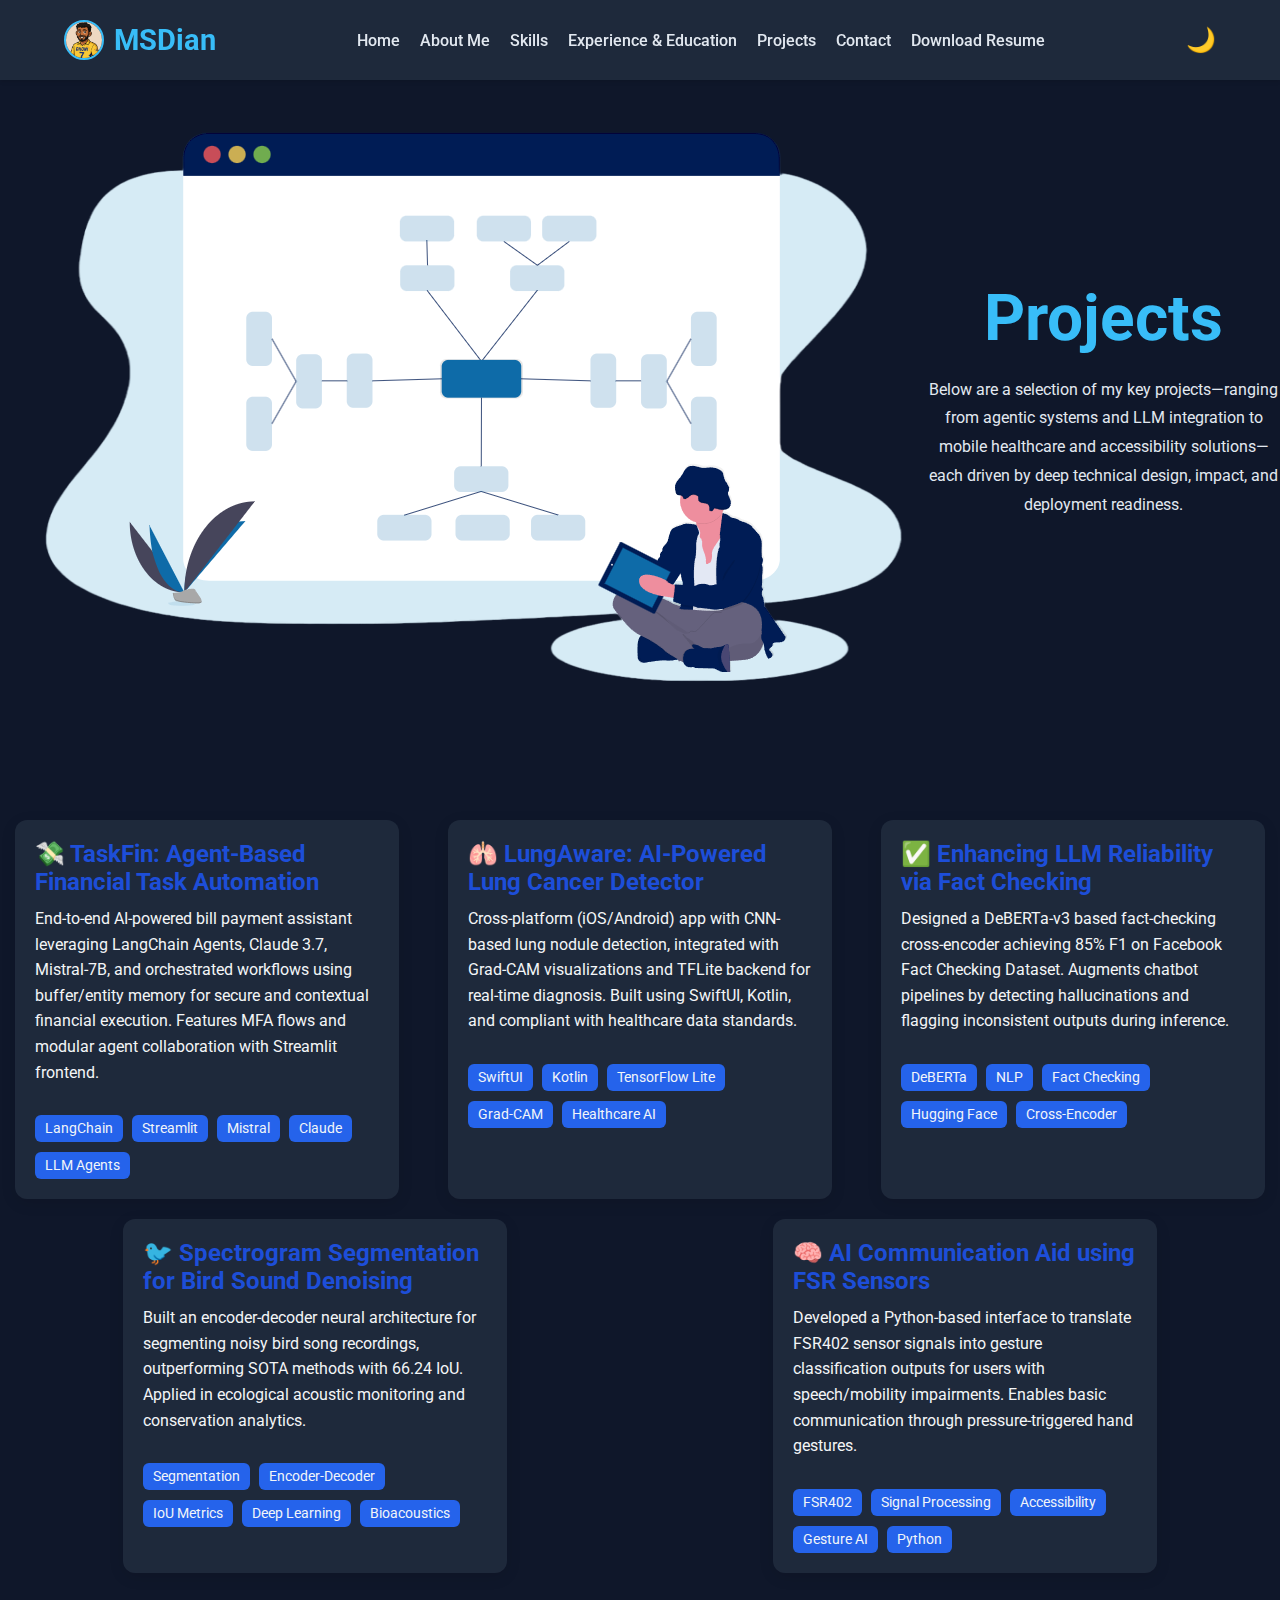
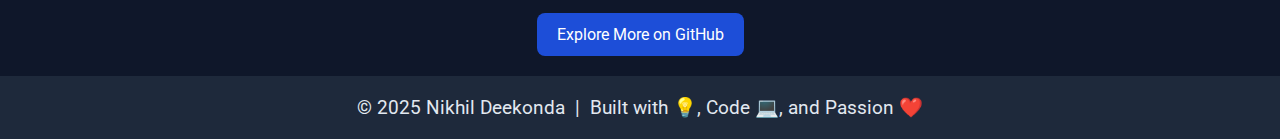
<file: project.html>
<!DOCTYPE html>
<html lang="en">
<head>
    <meta charset="UTF-8">
    <meta name="viewport" content="width=device-width, initial-scale=1.0">
    <title>Nikhil Deekonda Portfolio</title>
    <link rel="stylesheet" href="more_pg_style.css">
    <link href="https://fonts.googleapis.com/css2?family=Roboto:wght@400;700&display=swap" rel="stylesheet">
    <link href="https://cdnjs.cloudflare.com/ajax/libs/font-awesome/5.15.4/css/all.min.css" rel="stylesheet">
    <link href='https://unpkg.com/boxicons@2.1.4/css/boxicons.min.css' rel='stylesheet'>
</head>
<body>
  <header>
    <div class="logo">
      <img src="Images/msdian.png" alt="Nikhil's Logo" class="logo-photo">
      <span>MSDian</span>
    </div>
    <div class="hamburger-menu" id="hamburgerMenu">
        <span></span>
        <span></span>
        <span></span>
    </div>
    <nav id="navbar">
      <a href="index.html">Home</a>
      <a href="index.html">About Me</a>
      <a href="index.html">Skills</a>
      <a href="Education.html">Experience & Education</a>
      <a href="index.html">Projects</a>
      <a href="index.html">Contact</a>
      <a href="Resume/Nikhil_Deekonda_Resume.pdf" download="Nikhil_Deekonda_Resume.pdf">Download Resume</a>
    </nav>
    <div class="actions">
      <span class="dark-mode-toggle">🌙</span>
    </div>
</header>

<main class="content" id="home">
  <div class="hero">
    <div class="right">
      <img src="Images/pro1.png" alt="Placeholder Image">
    </div>
    <div class="left">
      <h1>Projects</h1>
      <p>
        Below are a selection of my key projects—ranging from agentic systems and LLM integration to mobile healthcare and accessibility solutions—each driven by deep technical design, impact, and deployment readiness.
      </p>
    </div>
  </div>
</main>

<section>
  <div class="project-cards">
    <div class="project-card">
      <h3>💸 TaskFin: Agent-Based Financial Task Automation</h3>
      <p>End-to-end AI-powered bill payment assistant leveraging LangChain Agents, Claude 3.7, Mistral-7B, and orchestrated workflows using buffer/entity memory for secure and contextual financial execution. Features MFA flows and modular agent collaboration with Streamlit frontend.</p>
      <div class="tech-stack">
        <span>LangChain</span>
        <span>Streamlit</span>
        <span>Mistral</span>
        <span>Claude</span>
        <span>LLM Agents</span>
      </div>
    </div>

    <div class="project-card">
      <h3>🫁 LungAware: AI-Powered Lung Cancer Detector</h3>
      <p>Cross-platform (iOS/Android) app with CNN-based lung nodule detection, integrated with Grad-CAM visualizations and TFLite backend for real-time diagnosis. Built using SwiftUI, Kotlin, and compliant with healthcare data standards.</p>
      <div class="tech-stack">
        <span>SwiftUI</span>
        <span>Kotlin</span>
        <span>TensorFlow Lite</span>
        <span>Grad-CAM</span>
        <span>Healthcare AI</span>
      </div>
    </div>

    <div class="project-card">
      <h3>✅ Enhancing LLM Reliability via Fact Checking</h3>
      <p>Designed a DeBERTa-v3 based fact-checking cross-encoder achieving 85% F1 on Facebook Fact Checking Dataset. Augments chatbot pipelines by detecting hallucinations and flagging inconsistent outputs during inference.</p>
      <div class="tech-stack">
        <span>DeBERTa</span>
        <span>NLP</span>
        <span>Fact Checking</span>
        <span>Hugging Face</span>
        <span>Cross-Encoder</span>
      </div>
    </div>

    <div class="project-card">
      <h3>🐦 Spectrogram Segmentation for Bird Sound Denoising</h3>
      <p>Built an encoder-decoder neural architecture for segmenting noisy bird song recordings, outperforming SOTA methods with 66.24 IoU. Applied in ecological acoustic monitoring and conservation analytics.</p>
      <div class="tech-stack">
        <span>Segmentation</span>
        <span>Encoder-Decoder</span>
        <span>IoU Metrics</span>
        <span>Deep Learning</span>
        <span>Bioacoustics</span>
      </div>
    </div>

    <div class="project-card">
      <h3>🧠 AI Communication Aid using FSR Sensors</h3>
      <p>Developed a Python-based interface to translate FSR402 sensor signals into gesture classification outputs for users with speech/mobility impairments. Enables basic communication through pressure-triggered hand gestures.</p>
      <div class="tech-stack">
        <span>FSR402</span>
        <span>Signal Processing</span>
        <span>Accessibility</span>
        <span>Gesture AI</span>
        <span>Python</span>
      </div>
    </div>
  </div>
</section>

<div class="more-projects">
  <a href="https://github.com/NikhilDeekonda77" class="but1">Explore More on GitHub</a>
</div>

<footer>
  <div class="footer-content">
    <p>© 2025 Nikhil Deekonda &nbsp;|&nbsp; Built with 💡, Code 💻, and Passion ❤️</p>
  </div>
</footer>

<script src="script.js"></script>
</body>
</html>
</file>
<file: more_pg_style.css>
* {
  margin: 0;
  padding: 0;
  box-sizing: border-box;
}
body {
  font-family: 'Roboto', sans-serif;
  background-color: #0f172a;
  color: #e2e8f0;
  overflow-x: hidden;
  transition: background-color 0.3s, color 0.3s;
}

body.light-mode {
  background-color: #f9fafb;
  color: #1e293b;
}

.dark-mode-toggle {
  cursor: pointer;
  font-size: 1.5rem;
}

/* header {
  display: flex;
  justify-content: space-between;
  align-items: center;
  padding: 20px 5%;
  background-color: #1e293b;
  position: relative;
} */

header {
  display: flex;
  justify-content: space-between;
  align-items: center;
  padding: 20px 5%;
  background-color: #1e293b;
  position: fixed; 
  top: 0; /* Ensures it stays at the top */
  width: 100%; /* Ensures the header spans the full width of the viewport */
  z-index: 1000; /* Keeps the header above other elements */
  box-shadow: 0 2px 4px rgba(0, 0, 0, 0.1);
}

header .logo {
  display: flex;
  align-items: center;
  gap: 10px;
  font-size: 1.8rem;
  font-weight: bold;
  color: #38bdf8;
}

.logo-photo {
  width: 40px;
  height: 40px;
  border-radius: 50%;
  object-fit: cover;
  border: 2px solid #38bdf8; 
}


nav {
  display: flex;
  gap: 20px;
}

nav a {
  text-decoration: none;
  color: #e2e8f0;
  font-weight: 500;
  transition: color 0.3s;
}

nav a:hover{
  padding: 10px;
  /* color: #38bdf8; */
  font-size: 1rem;
  border: 1px solid #334155;
  border-radius: 20px;
  flex: 1;
  background-color: #38bdf8;
  color: #e2e8f0;
  transition: background-color 0.3s, color 0.3s;
}

header .actions {
  display: flex;
  align-items: center;
  gap: 20px;
}

.dark-mode-toggle {
  cursor: pointer;
  font-size: 1.5rem;
}

.hamburger-menu {
  display: none;
  flex-direction: column;
  gap: 5px;
  cursor: pointer;
}

.hamburger-menu span {
  width: 25px;
  height: 3px;
  background-color: #e2e8f0;
  border-radius: 5px;
  transition: background-color 0.3s;
}



/* Responsive Styles */
@media screen and (max-width: 768px) {
  nav {
    flex-direction: column;
    position: absolute;
    top: 70px;
    right: 0;
    background-color: #1e293b;
    width: 100%;
    display: none;
  }

  nav a {
    padding: 10px;
    text-align: center;
    border-bottom: 1px solid #2d3748;
  }

  nav.show {
    display: flex;
  }

  .hamburger-menu {
    display: flex;
  }
}




/* Project page css */

#projects {
  /* background-color: #2b407d; */
  padding: 60px 20px;
  text-align: center;
  font-family: Arial, sans-serif;
}

.section-header h2 {
  font-size: 2.5rem;
  color: #1d4ed8;
  margin-bottom: 10px;
}

.section-header p {
  color: #64748b;
  font-size: 1.2rem;
  max-width: 700px;
  margin: 0 auto 40px;
}

/* Project Cards */
.project-cards {
  display: flex;
  justify-content: space-around;
  gap: 20px;
  flex-wrap: wrap;
}

.project-card {
  /* background: #ffffff; */
  background: #1e293b;
  box-shadow: 0 4px 15px rgba(0, 0, 0, 0.1);
  border-radius: 12px;
  width: 30%;
  padding: 20px;
  text-align: left;
  transition: transform 0.3s, box-shadow 0.3s;
}

.project-card:hover {
  transform: translateY(-10px);
  box-shadow: 0 6px 20px rgba(0, 0, 0, 0.15);
}

.project-card h3 {
  color: #1d4ed8;
  font-size: 1.5rem;
  margin-bottom: 10px;
}

.project-card p {
  color: #f3f5f7;
  font-size: 1rem;
  line-height: 1.6;
  margin-bottom: 20px;
}

.project-icons img {
  width: 30px;
  height: 30px;
  margin-right: 8px;
}

.project-card span {
  display: block;
  color: #94a3b8;
  font-size: 0.9rem;
  margin-top: 10px;
}

.tech-stack span {
  display: inline-block;
  background: #2563eb; /* Blue tags */
  color: #f1f5f9;
  padding: 5px 10px;
  margin-right: 5px;
  border-radius: 6px;
  font-size: 0.9rem;
}

/* More Projects Button */
.more-projects{
  padding-top: 10px;
  align-items: center;
  justify-content: center;
  text-align: center;
  padding-bottom: 20px;
}
.more-projects .but1 {
  display: inline-block;
  background-color: #1d4ed8;
  color: #ffffff;
  padding: 12px 20px;
  font-size: 1rem;
  border-radius: 8px;
  text-decoration: none;
  margin-top: 30px;
  transition: background 0.3s;
}

.more-projects .but1:hover {
  background-color: #2563eb;
}

/* Responsive Design */
@media (max-width: 768px) {
  .project-card {
    width: 100%;
  }
} 










/* Education page */
main.content {
  display: flex;
  justify-content: center;
  align-items: center;
  height: calc(100vh - 80px); 
  text-align: center;
}

.hero {
  display: flex;
  align-items: center;
  justify-content: space-between;
  gap: 20px;
}

.hero .left {
  max-width: 50%;
}

.hero .left h1 {
  font-size: 4rem;
  margin-bottom: 20px;
  color: #38bdf8;
}

.hero .left .changing-text {
  font-size: 2.5rem;
  font-weight: bold;
}

.hero .left p {
  margin: 20px 0;
  line-height: 1.8;
}

.hero .left .subscribe-input {
  display: flex;
  gap: 10px;
}

.hero .left input {
  padding: 10px;
  font-size: 1rem;
  border: 1px solid #334155;
  border-radius: 20px;
  flex: 1;
  background-color: #1e293b;
  color: #e2e8f0;
  transition: background-color 0.3s, color 0.3s;
}

body.light-mode .hero .left input {
  background-color: #fff;
  color: #1e293b;
}

/* Responsive Design */
@media (max-width: 768px) {
  .hero {
    flex-direction: column-reverse; /* Stack content vertically */
    text-align: center;
  }

  .hero .left, .hero .right {
    max-width: 100%;
  }

  .hero .left h1 {
    font-size: 2rem;
  }

  .hero .left p {
    font-size: 1rem;
  }

  .hero .right img {
    width: 80%;
    margin: 20px auto;
  }
}

@media (max-width: 480px) {
  .hero .left h1 {
    font-size: 1.8rem;
  }

  .hero .left p {
    font-size: 0.9rem;
  }

  .hero .right img {
    width: 100%;
  }

  .hero .left input {
    font-size: 0.9rem;
  }
}

.hero .right1 img{
  width: 80%;
}



.education-section {
  display: flex;
  flex-direction: row;
  align-items: center;
  justify-content: center;
  text-align: left;
  gap: 50px;
  position: relative;
  padding: 20px;
  height: calc(100vh - 80px);
  /* justify-content: space-between; */
  /* gap: 500px;  */
}

.text-content {
  max-width: 50%;
}

.text-content h1 {
  font-size: 3rem;
  color: #0d47a1;
  margin-bottom: 10px;
}

.text-content p {
  font-size: 1.2rem;
  color: #555;
  margin-bottom: 20px;
}

.icon-container {
  display: flex;
  gap: 15px;
  flex-wrap: wrap;
}

.icon-container img {
  max-width: 50px;
  transition: transform 0.3s;
}

.icon-container img:hover {
  transform: scale(1.1);
}

.image-content img {
  max-width: 500px;
}

.background-decorations {
  position: absolute;
  top: 0;
  left: 0;
  width: 100%;
  height: 100%;
  pointer-events: none;
  z-index: -1;
}

.background-decorations span {
  position: absolute;
  width: 15px;
  height: 15px;
  background-color: #ffcccb;
  border-radius: 50%;
  animation: float 5s infinite ease-in-out;
}

.background-decorations span:nth-child(1) {
  top: 15%;
  left: 25%;
  animation-duration: 4s;
}

.background-decorations span:nth-child(2) {
  top: 45%;
  left: 65%;
  animation-duration: 6s;
}

.background-decorations span:nth-child(3) {
  top: 75%;
  left: 35%;
  animation-duration: 5s;
}

@keyframes float {
  0%, 100% {
      transform: translateY(0);
  }
  50% {
      transform: translateY(-20px);
  }
}



.container {
  max-width: 1200px;
  margin: 0 auto;
  padding: 20px;
}

/* Education section styling */
.section-title {
  text-align: center;
  color: #0ef;
  font-size: 2.5rem;
  margin-bottom: 40px;
  font-weight: 600;
}

.education-card {
  background-color: #fff;
  border-radius: 10px;
  box-shadow: 0 4px 12px rgba(0, 0, 0, 0.1);
  margin-bottom: 30px;
  overflow: hidden;
}

.education-header {
  background-color: #7aaac5;
  color: #112f3b;
  padding: 20px;
  position: relative;
}

.education-header h2 {
  font-size: 1.5rem;
  margin-bottom: 10px;
}

.education-header h3 {
  font-size: 1.2rem;
  font-weight: 500;
}

.year-tag {
  position: absolute;
  right: 20px;
  top: 20px;
  font-size: 1.1rem;
}

.education-body {
  padding: 25px;
  display: flex;
}

.logo-container {
  width: 150px;
  height: 150px;
  border-radius: 50%;
  overflow: hidden;
  margin-right: 25px;
  flex-shrink: 0;
  display: flex;
  justify-content: center;
  align-items: center;
  background-color: #fff;
  box-shadow: 0 4px 8px rgba(0, 0, 0, 0.1);
}

.logo-container img {
  max-width: 85%;
  max-height: 85%;
  object-fit: contain;
}

.education-content {
  flex-grow: 1;
}

.education-item {
  margin-bottom: 20px;
  display: flex;
  align-items: flex-start;
  color: #1e293b;
}

.education-item:last-child {
  margin-bottom: 0;
}

.bolt-icon {
  color: #ff8c00;
  font-size: 1.2rem;
  margin-right: 15px;
  flex-shrink: 0;
}

.education-text {
  flex-grow: 1;
}

.visit-btn {
  display: inline-block;
  background-color: #7aaac5;
  color: #fff;
  padding: 8px 15px;
  border-radius: 5px;
  text-decoration: none;
  float: right;
  transition: background-color 0.3s;
  margin-top: 15px;
}

.visit-btn:hover {
  background-color: #5c8ba8;
}

.clearfix::after {
  content: "";
  clear: both;
  display: table;
}

/* Responsive design */
@media (max-width: 768px) {
  .education-header {
      text-align: center;
  }
  
  .year-tag {
      position: static;
      display: block;
      text-align: center;
      margin-top: 10px;
  }
  
  .education-body {
      flex-direction: column;
      align-items: center;
  }
  
  .logo-container {
      margin-right: 0;
      margin-bottom: 20px;
  }
}

/* Certification Style */
.portfolio-container {
  max-width: 1200px;
  margin: 0 auto;
  padding: 40px 20px;
}

/* Certifications section styling */
.portfolio-heading {
  text-align: center;
  color: #0ef;
  font-size: 2.5rem;
  margin-bottom: 40px;
  font-weight: 600;
}

.cert-container {
  display: grid;
  grid-template-columns: repeat(3, 1fr);
  gap: 25px;
}

.cert-item {
  display: flex;
  flex-direction: column;
  border-radius: 8px;
  overflow: hidden;
  box-shadow: 0 4px 8px rgba(0, 0, 0, 0.1);
  transition: transform 0.3s ease, box-shadow 0.3s ease;
}

.cert-item:hover {
  transform: translateY(-5px);
  box-shadow: 0 8px 16px rgba(0, 0, 0, 0.15);
}

.cert-header {
  height: 140px;
  display: flex;
  justify-content: center;
  align-items: center;
  padding: 20px;
}

.cert-header img {
  max-width: 250%;
  max-height: 150%;
  object-fit: contain;
}

.cert-body {
  background-color: #fff;
  padding: 15px;
  text-align: center;
  flex-grow: 1;
  display: flex;
  flex-direction: column;
  justify-content: center;
}

.cert-name {
  font-size: 1.2rem;
  color: #0a2558;
  margin-bottom: 5px;
  font-weight: 600;
}

.cert-author {
  color: #888;
  font-size: 0.95rem;
}

/* Background colors for different certification providers */
.bg-stanford {
  background-color: #b56357;
}

.bg-deeplearning {
  background-color: #5a5a5a;
}

.bg-google {
  background-color: #5bba7d;
}

.bg-ibm {
  background-color: #6da6de;
}

.bg-microsoft {
  background-color: #e58a68;
}

.bg-tensorflow {
  background-color: #5a5a5a;
}

.bg-fullstack {
  background-color: #1e73be;
}

/* Responsive design */
@media (max-width: 992px) {
  .cert-container {
      grid-template-columns: repeat(2, 1fr);
  }
}

@media (max-width: 576px) {
  .cert-container {
      grid-template-columns: 1fr;
  }
}


/* Footer Styles */
footer {
  background-color: #1e293b;
  color: #e2e8f0;
  text-align: center;
  padding: 20px;
  font-size: 1.2rem;
}

footer .footer-content p {
  margin: 0;
  font-size: 1.2rem;
}

footer .heart {
  color: #ff4e00; /* Heart color */
  font-size: 1.5rem;
  animation: heart-beat 1s infinite;
}

@keyframes heart-beat {
  0% {
    transform: scale(1);
  }
  50% {
    transform: scale(1.2);
  }
  100% {
    transform: scale(1);
  }
}

body.light-mode footer {
  background-color: #f3f4f6;
  color: #1e293b;
}



/* Services page */
.ti{
  align-items: center;
  justify-items: center;
  font-size: 60px;
  color:#0284c7;
}

.animate__animated {
  animation-delay: 0.3s;
  animation-duration: 3s;
}

.education-item1 {
  margin-bottom: 20px;
  display: flex;
  align-items: flex-start;
  color: #ffffff;
}

.light-mode .education-item1{
  color: #1e293b;
}
</file>
